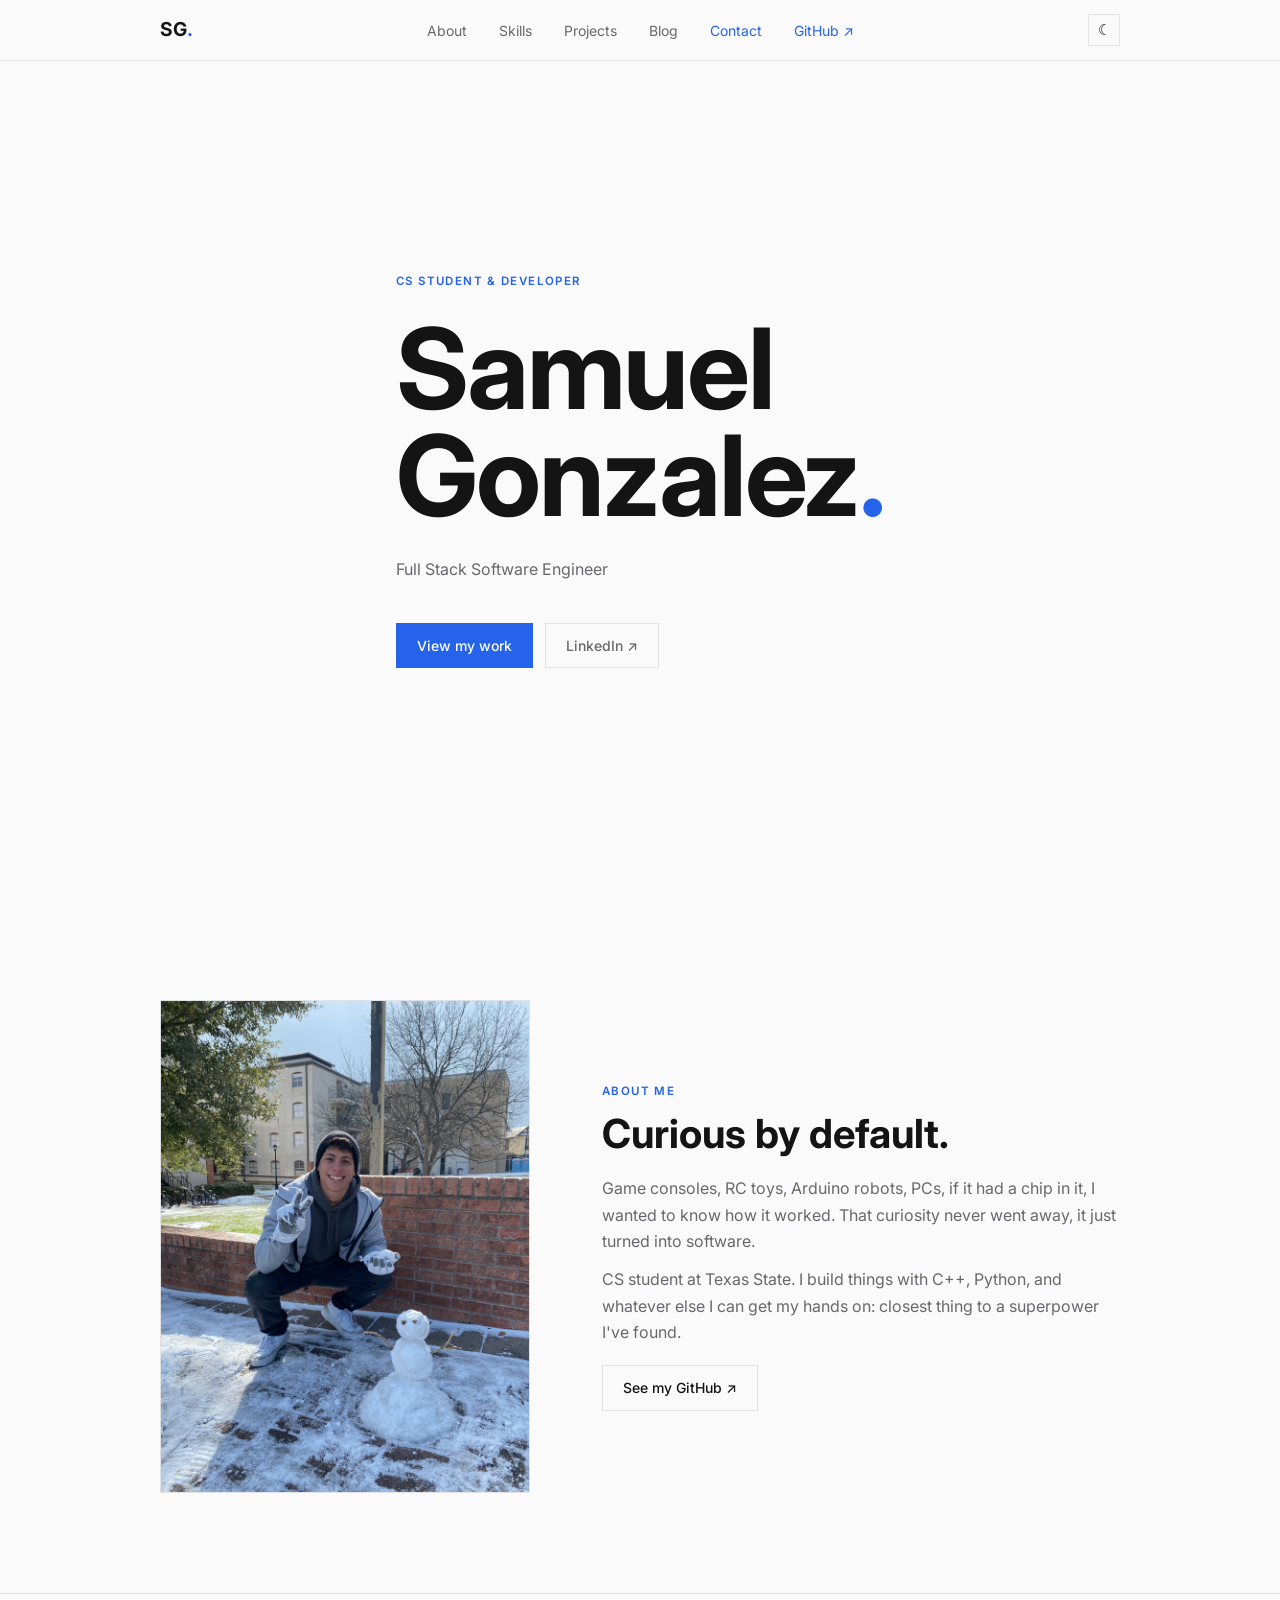
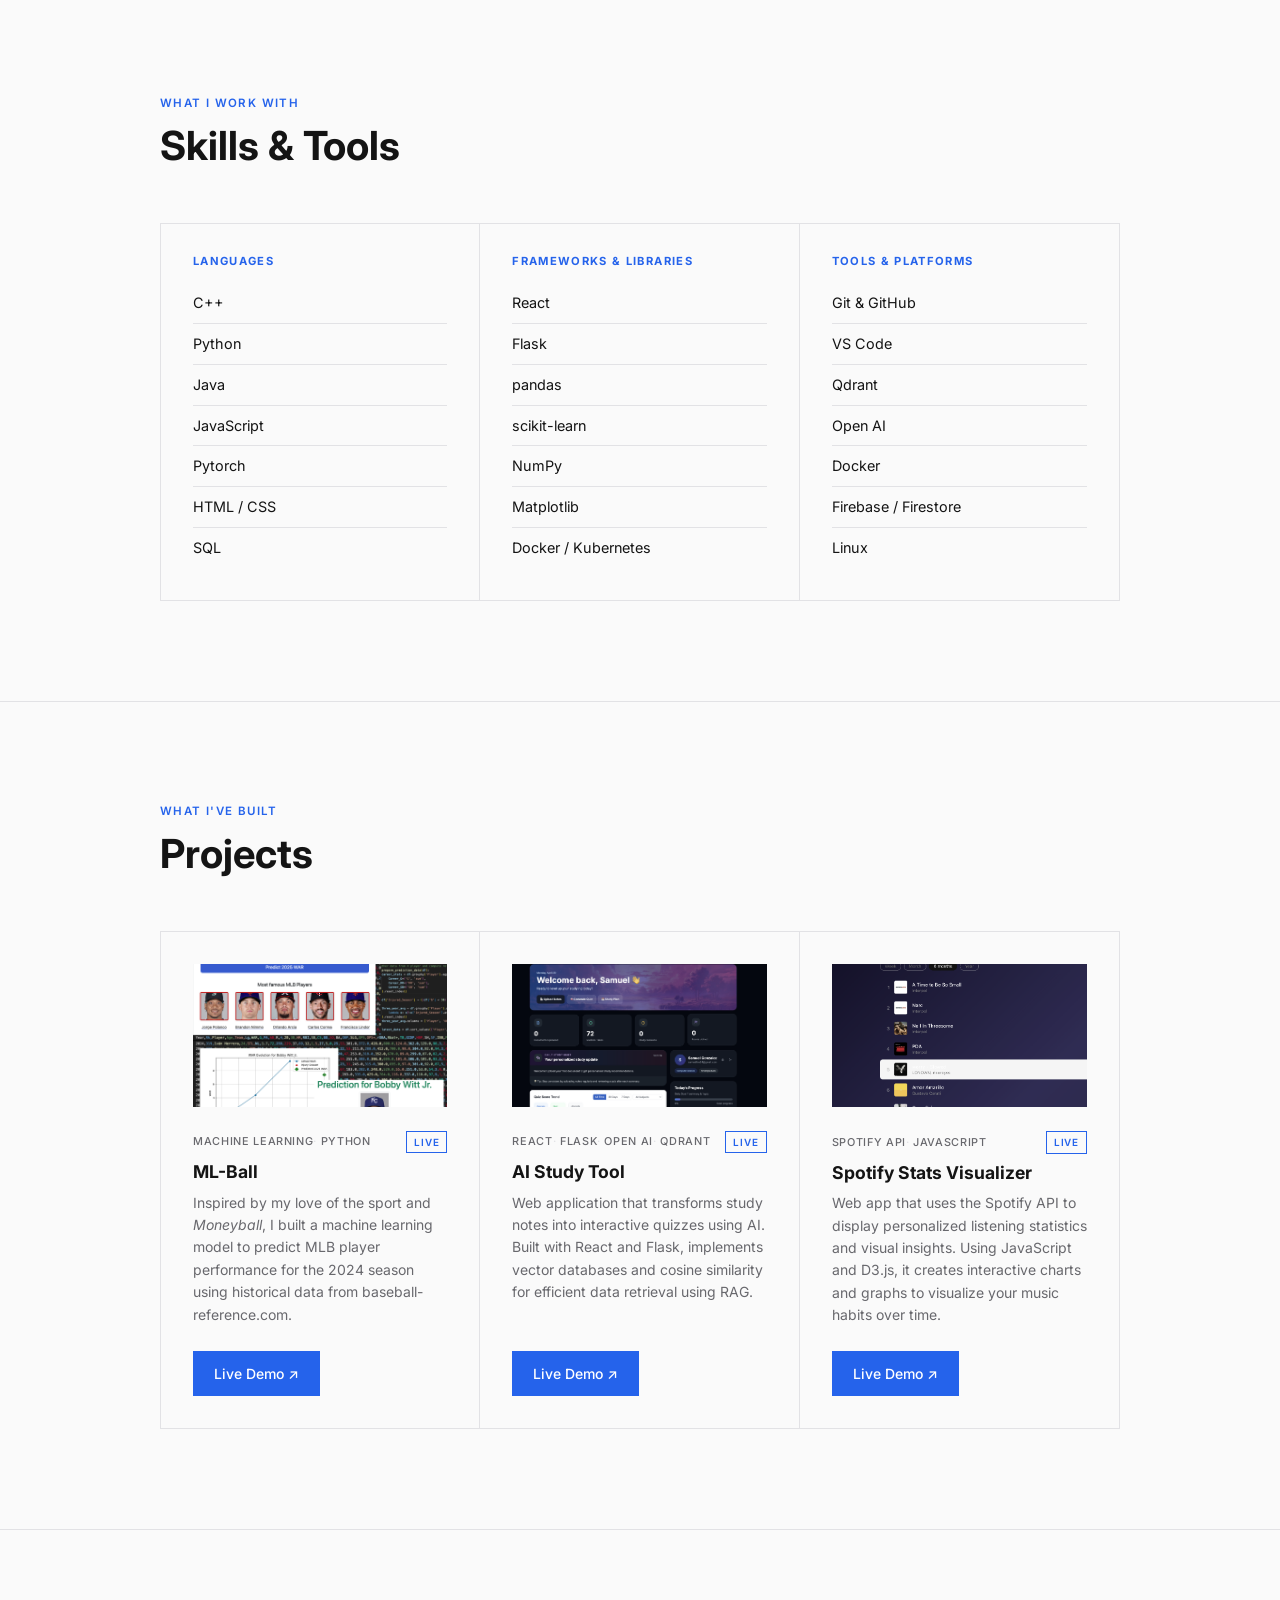
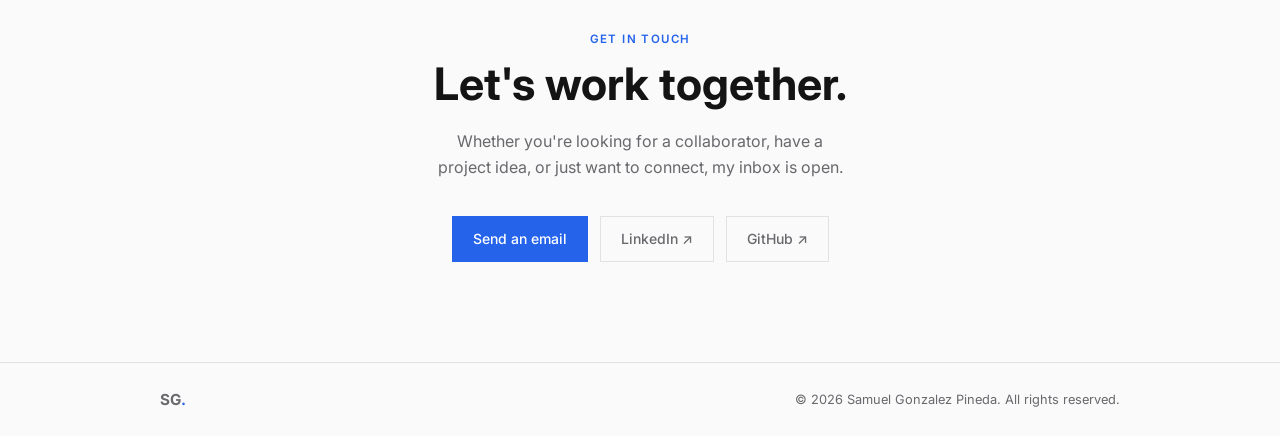
<file: index.html>
<!DOCTYPE html>
<html lang="en">
<head>
  <meta charset="UTF-8" />
  <meta name="viewport" content="width=device-width, initial-scale=1.0" />
  <meta name="description" content="Samuel Gonzalez DEV" />
  <title>Samuel Gonzalez</title>
  <link rel="preconnect" href="https://fonts.googleapis.com" />
  <link rel="preconnect" href="https://fonts.gstatic.com" crossorigin />
  <link href="https://fonts.googleapis.com/css2?family=Inter:ital,wght@0,400;0,500;0,600;0,700;1,400&display=swap" rel="stylesheet" />
  <link rel="stylesheet" href="style.css" />
  <script>
    (function () {
      var saved = localStorage.getItem("theme");
      var theme = saved || (window.matchMedia("(prefers-color-scheme: light)").matches ? "light" : "dark");
      document.documentElement.setAttribute("data-theme", theme);
    })();
  </script>
</head>
<body>

  <a href="#main-content" class="skip-link">Skip to content</a>

  <!-- HEADER / NAV -->
  <header>
    <div class="container header-inner">
      <a href="#" class="wordmark" aria-label="Samuel Gonzalez home">SG<span class="dot">.</span></a>
      <nav>
        <ul class="nav-links">
          <li><a href="#about">About</a></li>
          <li><a href="#skills">Skills</a></li>
          <li><a href="#projects">Projects</a></li>
          <li><a href="blog.html">Blog</a></li>
          <li><a href="#contact">Contact</a></li>
          <li>
            <a href="https://github.com/SamGon24" target="_blank" rel="noopener noreferrer" class="nav-external">
              GitHub ↗
            </a>
          </li>
        </ul>
      </nav>
      <button id="theme-toggle" class="theme-toggle" aria-label="Toggle dark or light mode">
        <span class="icon-light" aria-hidden="true">☀</span>
        <span class="icon-dark" aria-hidden="true">☾</span>
      </button>
      <button class="nav-toggle" aria-label="Toggle navigation" aria-expanded="false">
        <span></span><span></span>
      </button>
    </div>
  </header>

  <main id="main-content">

    <!-- HERO -->
    <section class="hero" aria-labelledby="hero-name">
      <div class="container hero-inner">
        <div class="hero-label">CS Student & Developer</div>
        <h1 id="hero-name" class="hero-name">
          Samuel<br />Gonzalez<span class="accent-dot">.</span>
        </h1>
        <p class="hero-sub">
          Full Stack Software Engineer
        </p>
        <div class="hero-cta">
          <a href="#projects" class="btn btn-primary">View my work</a>
          <a href="https://www.linkedin.com/in/samgonpin" target="_blank" rel="noopener noreferrer" class="btn btn-ghost">LinkedIn ↗</a>
        </div>
      </div>
    </section>

    <!-- ABOUT -->
    <section id="about" class="section" aria-labelledby="about-heading">
      <div class="container about-grid">
        <div class="about-img-wrap">
          <img src="IMAGES/IMG_5211.JPEG" alt="Photo of Samuel Gonzalez" class="about-photo" />
        </div>
        <div class="about-text">
          <div class="section-label">About me</div>
          <h2 id="about-heading">Curious by default.</h2>
          <p>
            Game consoles, RC toys, Arduino robots, PCs, if it had a chip in it,
            I wanted to know how it worked. That curiosity never went away,
            it just turned into software.
          </p>
          <p>
            CS student at Texas State. I build things with C++, Python, and whatever
            else I can get my hands on: closest thing to a superpower I've found.
          </p>
          <a href="https://github.com/SamGon24" target="_blank" rel="noopener noreferrer" class="btn btn-outline">
            See my GitHub ↗
          </a>
        </div>
      </div>
    </section>

    <!-- SKILLS -->
    <section id="skills" class="section section-alt" aria-labelledby="skills-heading">
      <div class="container">
        <div class="section-header">
          <div class="section-label">What I work with</div>
          <h2 id="skills-heading">Skills & Tools</h2>
        </div>
        <div class="skills-grid">
          <div class="skill-group">
            <h3 class="skill-group-title">Languages</h3>
            <ul class="skill-list">
              <li>C++</li>
              <li>Python</li>
              <li>Java</li>
              <li>JavaScript</li>
              <li>Pytorch</li>
              <li>HTML / CSS</li>
              <li>SQL</li>
            </ul>
          </div>
          <div class="skill-group">
            <h3 class="skill-group-title">Frameworks & Libraries</h3>
            <ul class="skill-list">
              <li>React</li>
              <li>Flask</li>
              <li>pandas</li>
              <li>scikit-learn</li>
              <li>NumPy</li>
              <li>Matplotlib</li>
              <li>Docker / Kubernetes</li>
            </ul>
          </div>
          <div class="skill-group">
            <h3 class="skill-group-title">Tools & Platforms</h3>
            <ul class="skill-list">
              <li>Git & GitHub</li>
              <li>VS Code</li>
              <li>Qdrant</li>
              <li>Open AI</li>
              <li>Docker</li>
              <li>Firebase / Firestore</li>
              <li>Linux</li>
            </ul>
          </div>
        </div>
      </div>
    </section>

    <!-- PROJECTS -->
    <section id="projects" class="section" aria-labelledby="projects-heading">
      <div class="container">
        <div class="section-header">
          <div class="section-label">What I've built</div>
          <h2 id="projects-heading">Projects</h2>
        </div>

        <div class="projects-grid">

          <!-- ML-Ball -->
          <div class="project-tile">
            <div class="project-img-wrap">
              <img src="IMAGES/MLB_PROJECT.png" alt="ML-Ball Project Screenshot" class="project-img" />
            </div>
            <div class="project-tile-body">
              <div class="project-meta">
                <span class="project-tag">Machine Learning</span>
                <span class="project-tag">Python</span>
                <span class="project-badge">Live</span>
              </div>
              <h3 class="project-title">ML-Ball</h3>
              <p class="project-desc">
                Inspired by my love of the sport and <em>Moneyball</em>, I built a machine learning model
                to predict MLB player performance for the 2024 season using historical data from
                baseball-reference.com.
              </p>
              <div class="project-links">
                <a href="https://war-predict.onrender.com/" target="_blank" rel="noopener noreferrer" class="btn btn-primary">
                  Live Demo ↗
                </a>
              </div>
            </div>
          </div>

          <!-- AI Study Tool -->
          <div class="project-tile">
            <div class="project-img-wrap">
              <img src="IMAGES/AI-SC.png" alt="AI Study Tool Screenshot" class="project-img" />
            </div>
            <div class="project-tile-body">
              <div class="project-meta">
                <span class="project-tag">React</span>
                <span class="project-tag">Flask</span>
                <span class="project-tag">Open AI</span>
                <span class="project-tag">QDRANT</span>
                <span class="project-badge">Live</span>
              </div>
              <h3 class="project-title">AI Study Tool</h3>
              <p class="project-desc">
                Web application that transforms study notes into interactive quizzes using AI.
                Built with React and Flask, implements vector databases and cosine similarity for efficient data retrieval using RAG.
              </p>
              <div class="project-links">
                <!-- TODO: replace # with live demo link -->
                <a href="https://aitutorproject-197c3.web.app/" target="_blank" rel="noopener noreferrer" class="btn btn-primary">
                  Live Demo ↗
                </a>
              </div>
            </div>
          </div>

          <!-- Spotify Stats Visualizer -->
          <div class="project-tile">
            <div class="project-img-wrap">
              <img src="IMAGES/SPOTIFY-SC.png" alt="Spotify Stats Visualizer Screenshot" class="project-img" />
            </div>
            <div class="project-tile-body">
              <div class="project-meta">
                <span class="project-tag">Spotify API</span>
                <span class="project-tag">JavaScript</span>
                <span class="project-badge">Live</span>
              </div>
              <h3 class="project-title">Spotify Stats Visualizer</h3>
              <p class="project-desc">
                Web app that uses the Spotify API to display personalized listening statistics
                and visual insights. Using JavaScript and D3.js, it creates interactive charts and graphs to visualize your music habits over time.
              </p>
              <div class="project-links">
                <!-- TODO: replace # with live demo link -->
                <a href="https://spotify-visualizer-ugbj.vercel.app/" target="_blank" rel="noopener noreferrer" class="btn btn-primary">
                  Live Demo ↗
                </a>
              </div>
            </div>
          </div>

        </div>
      </div>
    </section>

    <!-- CONTACT -->
    <section id="contact" class="section section-contact" aria-labelledby="contact-heading">
      <div class="container contact-inner">
        <div class="section-label">Get in touch</div>
        <h2 id="contact-heading">Let's work together.</h2>
        <p>
          Whether you're looking for a collaborator, have a project idea, or just want to connect,
          my inbox is open.
        </p>
        <div class="contact-links">
          <a href="mailto:samuelitro24@gmail.com" class="btn btn-primary">Send an email</a>
          <a href="https://www.linkedin.com/in/samgonpin/" target="_blank" rel="noopener noreferrer" class="btn btn-ghost">LinkedIn ↗</a>
          <a href="https://github.com/SamGon24" target="_blank" rel="noopener noreferrer" class="btn btn-ghost">GitHub ↗</a>
        </div>
      </div>
    </section>

  </main>

  <footer>
    <div class="container footer-inner">
      <span class="footer-wordmark">SG<span class="dot">.</span></span>
      <p>© 2026 Samuel Gonzalez Pineda. All rights reserved.</p>
    </div>
  </footer>

  <button id="back-to-top" aria-label="Back to top">↑</button>

  <script src="script.js"></script>
</body>
</html>
</file>
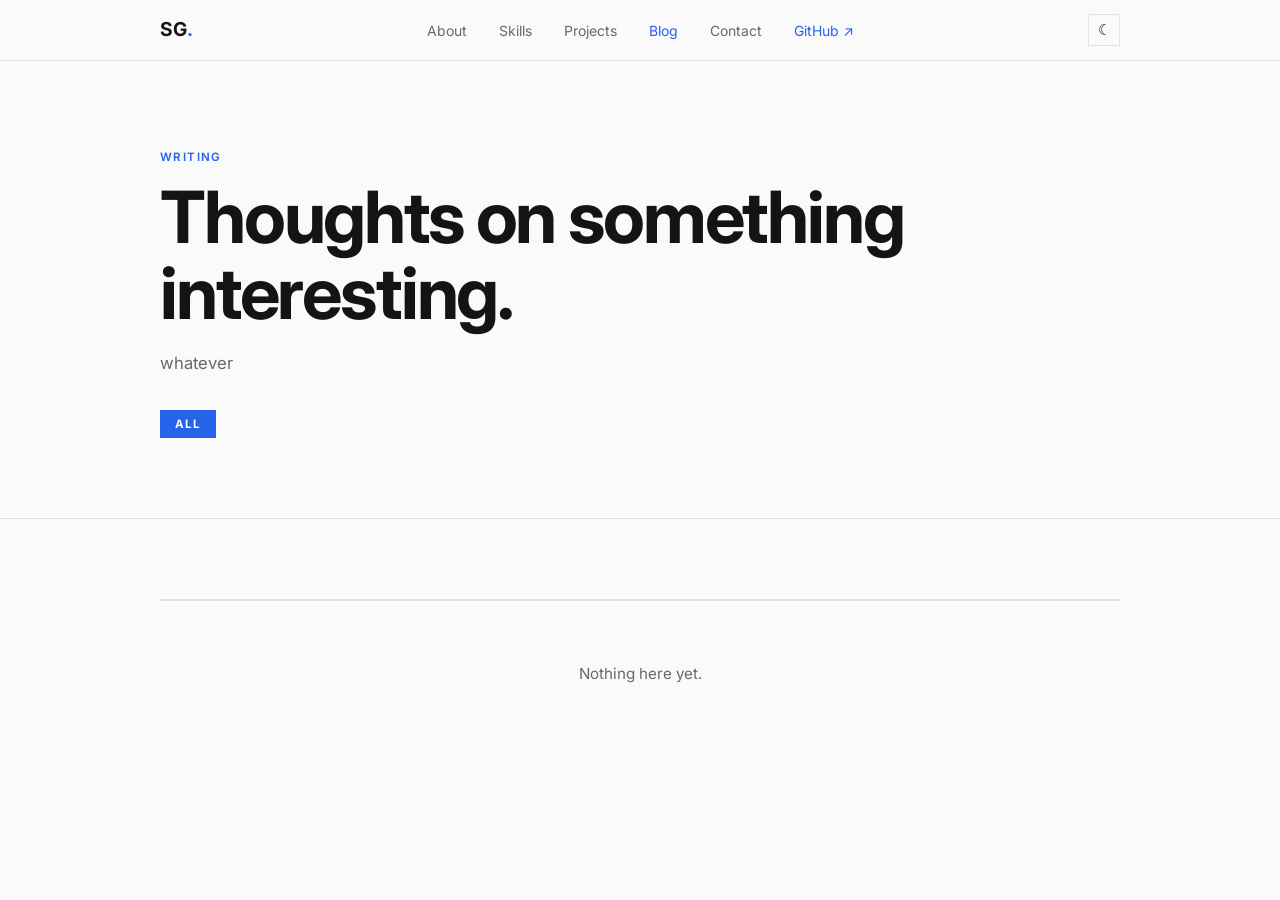
<file: blog.html>
<!DOCTYPE html>
<html lang="en">
<head>
  <meta charset="UTF-8" />
  <meta name="viewport" content="width=device-width, initial-scale=1.0" />
  <meta name="description" content="blob, eventually will write something here idk" />
  <title>Blog - Samuel Gonzalez</title>
  <link rel="preconnect" href="https://fonts.googleapis.com" />
  <link rel="preconnect" href="https://fonts.gstatic.com" crossorigin />
  <link href="https://fonts.googleapis.com/css2?family=Inter:ital,wght@0,400;0,500;0,600;0,700;1,400&display=swap" rel="stylesheet" />
  <link rel="stylesheet" href="style.css" />
  <link rel="stylesheet" href="blog.css" />
  <script>
    (function () {
      var saved = localStorage.getItem("theme");
      var theme = saved || (window.matchMedia("(prefers-color-scheme: light)").matches ? "light" : "dark");
      document.documentElement.setAttribute("data-theme", theme);
    })();
  </script>
</head>
<body>

  <a href="#main-content" class="skip-link">Skip to content</a>

  <!-- HEADER -->
  <header>
    <div class="container header-inner">
      <a href="index.html" class="wordmark" aria-label="Samuel Gonzalez home">SG<span class="dot">.</span></a>
      <nav>
        <ul class="nav-links">
          <li><a href="index.html#about">About</a></li>
          <li><a href="index.html#skills">Skills</a></li>
          <li><a href="index.html#projects">Projects</a></li>
          <li><a href="blog.html" class="nav-active">Blog</a></li>
          <li><a href="index.html#contact">Contact</a></li>
          <li><a href="https://github.com/SamGon24" target="_blank" rel="noopener noreferrer" class="nav-external">GitHub ↗</a></li>
        </ul>
      </nav>
      <button id="theme-toggle" class="theme-toggle" aria-label="Toggle dark or light mode">
        <span class="icon-light" aria-hidden="true">☀</span>
        <span class="icon-dark" aria-hidden="true">☾</span>
      </button>
      <button class="nav-toggle" aria-label="Toggle navigation" aria-expanded="false">
        <span></span><span></span>
      </button>
    </div>
  </header>

  <main id="main-content">

    <!-- BLOG HERO -->
    <section class="blog-hero">
      <div class="container">
        <div class="section-label">Writing</div>
        <h1 class="blog-hero-title">
          Thoughts on something interesting.</span>
        </h1>
        <p class="blog-hero-sub">
          whatever
        </p>

        <!-- Tag filter -->
        <div class="tag-filter" id="tag-filter" role="group" aria-label="Filter by topic">
          <button class="tag-btn active" data-tag="all">All</button>
        </div>
      </div>
    </section>

    <!-- POST LIST -->
    <section class="blog-list-section">
      <div class="container">
        <div id="posts-grid" class="posts-grid">
          <!-- injected by JS -->
        </div>
        <div id="posts-empty" class="posts-empty" hidden>
          <span>Nothing here yet.</span>
        </div>
      </div>
    </section>

  </main>

  <!-- POST MODAL (reading view) -->
  <div id="post-modal" class="modal" role="dialog" aria-modal="true" aria-labelledby="modal-title" hidden>
    <div class="modal-backdrop"></div>
    <div class="modal-panel">
      <button class="modal-close" aria-label="Close post">✕</button>
      <div class="modal-meta">
        <span id="modal-date" class="modal-date"></span>
        <div id="modal-tags" class="modal-tags"></div>
      </div>
      <h2 id="modal-title" class="modal-title"></h2>
      <div id="modal-body" class="modal-body"></div>
    </div>
  </div>

  <button id="back-to-top" aria-label="Back to top">↑</button>

  <script src="script.js"></script>
  <script src="blog.js"></script>
</body>
</html>
</file>
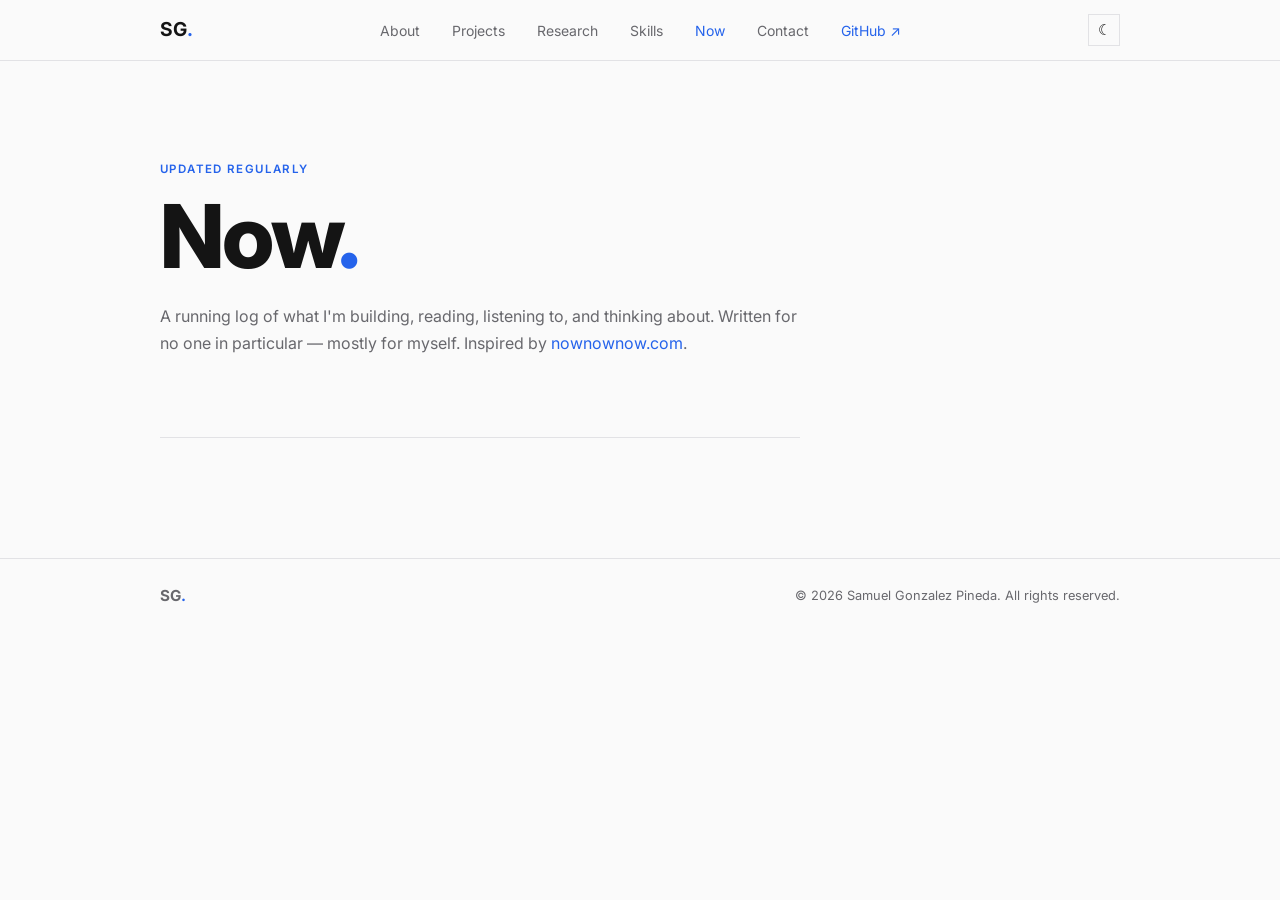
<file: now.html>
<!DOCTYPE html>
<html lang="en">
<head>
  <meta charset="UTF-8" />
  <meta name="viewport" content="width=device-width, initial-scale=1.0" />
  <meta name="description" content="What Samuel Gonzalez is up to right now." />
  <title>Now — Samuel Gonzalez</title>
  <link rel="preconnect" href="https://fonts.googleapis.com" />
  <link rel="preconnect" href="https://fonts.gstatic.com" crossorigin />
  <link href="https://fonts.googleapis.com/css2?family=Inter:ital,wght@0,400;0,500;0,600;0,700;1,400&display=swap" rel="stylesheet" />
  <link rel="stylesheet" href="style.css" />
  <link rel="stylesheet" href="now.css" />
  <script>
    (function () {
      var saved = localStorage.getItem("theme");
      var theme = saved || (window.matchMedia("(prefers-color-scheme: light)").matches ? "light" : "dark");
      document.documentElement.setAttribute("data-theme", theme);
    })();
  </script>
</head>
<body>

  <a href="#main-content" class="skip-link">Skip to content</a>

  <!-- HEADER / NAV -->
  <header>
    <div class="container header-inner">
      <a href="index.html" class="wordmark" aria-label="Samuel Gonzalez home">SG<span class="dot">.</span></a>
      <nav>
        <ul class="nav-links">
          <li><a href="index.html#about">About</a></li>
          <li><a href="index.html#projects">Projects</a></li>
          <li><a href="index.html#research">Research</a></li>
          <li><a href="index.html#skills">Skills</a></li>
          <li><a href="now.html" aria-current="page" class="nav-external">Now</a></li>
          <li><a href="index.html#contact">Contact</a></li>
          <li>
            <a href="https://github.com/SamGon24" target="_blank" rel="noopener noreferrer" class="nav-external">
              GitHub ↗
            </a>
          </li>
        </ul>
      </nav>
      <button id="theme-toggle" class="theme-toggle" aria-label="Toggle dark or light mode">
        <span class="icon-light" aria-hidden="true">☀</span>
        <span class="icon-dark" aria-hidden="true">☾</span>
      </button>
      <button class="nav-toggle" aria-label="Toggle navigation" aria-expanded="false">
        <span></span><span></span>
      </button>
    </div>
  </header>

  <main id="main-content" class="now-page">
    <div class="container">

      <!-- PAGE HEADER -->
      <div class="now-page-header">
        <div class="section-label">Updated regularly</div>
        <h1 class="now-page-title">Now<span class="accent-dot">.</span></h1>
        <p class="now-page-desc">
          A running log of what I'm building, reading, listening to, and thinking about.
          Written for no one in particular — mostly for myself.
          Inspired by <a href="https://nownownow.com/about" target="_blank" rel="noopener noreferrer" class="now-inline-link">nownownow.com</a>.
        </p>
      </div>

      <!-- ENTRIES FEED -->
      <div class="now-feed">

        <!--
        ════════════════════════════════════════════
        HOW TO ADD A NEW ENTRY:

        1. Copy the block below (from <article> to </article>)
        2. Paste it ABOVE the previous entry (newest first)
        3. Update the date, id, and fill in only the sections
           that feel relevant — leave out any that don't apply
        4. Save the file. Done.
        ════════════════════════════════════════════

        <article class="now-entry" id="YYYY-MM">
          <div class="now-entry-date">Month YYYY</div>
          <div class="now-entry-body">

            <div class="now-field">
              <span class="now-field-label">Building</span>
              <p>...</p>
            </div>

            <div class="now-field">
              <span class="now-field-label">Reading</span>
              <p>...</p>
            </div>

            <div class="now-field">
              <span class="now-field-label">Listening</span>
              <p>...</p>
            </div>

            <div class="now-field">
              <span class="now-field-label">Watching</span>
              <p>...</p>
            </div>

            <div class="now-field">
              <span class="now-field-label">Thinking about</span>
              <p>...</p>
            </div>

            <div class="now-field">
              <span class="now-field-label">Playing</span>
              <p>...</p>
            </div>

          </div>
        </article>
        -->

      </div>
      <!-- end .now-feed -->

    </div>
  </main>

  <footer>
    <div class="container footer-inner">
      <span class="footer-wordmark">SG<span class="dot">.</span></span>
      <p>© 2026 Samuel Gonzalez Pineda. All rights reserved.</p>
    </div>
  </footer>

  <script src="now.js"></script>
</body>
</html>
</file>
<file: style.css>
/* =============================================
   TOKENS
   ============================================= */
:root {
  --bg: #0b0b0c;
  --surface: #17171a;
  --border: #2a2a2e;
  --text: #f2f2f3;
  --muted: #9a9a9f;
  --accent: #4d8dff;
  --accent-contrast: #ffffff;
  --backdrop: rgba(0, 0, 0, 0.6);
  --maxw: 1040px;
  --transition: 0.15s ease;
}

:root[data-theme="light"] {
  --bg: #fafafa;
  --surface: #ffffff;
  --border: #e2e2e5;
  --text: #141414;
  --muted: #68686d;
  --accent: #2563eb;
  --accent-contrast: #ffffff;
  --backdrop: rgba(0, 0, 0, 0.35);
}

/* =============================================
   RESET & BASE
   ============================================= */
*, *::before, *::after { box-sizing: border-box; }

body {
  font-family: 'Inter', system-ui, sans-serif;
  font-size: 1rem;
  line-height: 1.65;
  margin: 0;
  padding: 0;
  background: var(--bg);
  color: var(--text);
  overflow-x: hidden;
  transition: background var(--transition), color var(--transition);
}

img { display: block; max-width: 100%; height: auto; }
ul { list-style: none; padding: 0; margin: 0; }

/* =============================================
   TYPOGRAPHY
   ============================================= */
h1, h2, h3 {
  font-family: 'Inter', system-ui, sans-serif;
  font-weight: 700;
  line-height: 1.05;
  margin: 0;
}

h2 { font-size: clamp(1.8rem, 3.5vw, 2.5rem); }
h3 { font-size: 1.15rem; }

p { color: var(--muted); margin: 0 0 1rem 0; }
p:last-child { margin-bottom: 0; }
strong { color: var(--text); font-weight: 600; }
em { font-style: italic; color: inherit; }

/* =============================================
   LAYOUT
   ============================================= */
.container {
  max-width: var(--maxw);
  margin: 0 auto;
  padding: 0 40px;
}

.section { padding: 100px 0; }

.section-alt {
  border-top: 1px solid var(--border);
  border-bottom: 1px solid var(--border);
}

.section-header { margin-bottom: 56px; }

.section-label {
  font-size: 0.72rem;
  font-weight: 600;
  letter-spacing: 0.12em;
  text-transform: uppercase;
  color: var(--accent);
  margin-bottom: 12px;
}

/* =============================================
   SKIP LINK
   ============================================= */
.skip-link {
  position: absolute;
  left: -999px;
  top: 12px;
  background: var(--surface);
  color: var(--text);
  padding: 10px 16px;
  border: 1px solid var(--border);
  z-index: 9999;
  font-size: 0.875rem;
}
.skip-link:focus { left: 12px; }

/* =============================================
   HEADER & NAV
   ============================================= */
header {
  position: fixed;
  top: 0; left: 0; right: 0;
  z-index: 100;
  background: var(--bg);
  border-bottom: 1px solid var(--border);
  transition: background var(--transition), border-color var(--transition);
}

.header-inner {
  display: flex;
  align-items: center;
  justify-content: space-between;
  height: 60px;
  gap: 20px;
}

.wordmark {
  font-family: 'Inter', system-ui, sans-serif;
  font-size: 1.2rem;
  font-weight: 700;
  color: var(--text);
  text-decoration: none;
}
.wordmark:hover { color: var(--accent); }
.dot { color: var(--accent); }

.nav-links {
  display: flex;
  align-items: center;
  gap: 32px;
}

nav a {
  color: var(--muted);
  text-decoration: none;
  font-size: 0.875rem;
  transition: color var(--transition);
}
nav a:hover { color: var(--accent); }
.nav-external { color: var(--accent) !important; }
nav a[aria-current="page"] { color: var(--accent); }

.nav-toggle {
  display: none;
  flex-direction: column;
  gap: 5px;
  background: none;
  border: none;
  cursor: pointer;
  padding: 4px;
}
.nav-toggle span {
  display: block;
  width: 20px;
  height: 1.5px;
  background: var(--text);
}
.nav-toggle[aria-expanded="true"] span:first-child {
  transform: translateY(6.5px) rotate(45deg);
}
.nav-toggle[aria-expanded="true"] span:last-child {
  transform: translateY(-6.5px) rotate(-45deg);
}

/* =============================================
   THEME TOGGLE
   ============================================= */
.theme-toggle {
  display: inline-flex;
  align-items: center;
  justify-content: center;
  width: 32px;
  height: 32px;
  background: transparent;
  border: 1px solid var(--border);
  color: var(--text);
  cursor: pointer;
  font-size: 0.95rem;
  line-height: 1;
  transition: border-color var(--transition), color var(--transition);
}
.theme-toggle:hover { border-color: var(--muted); }
.theme-toggle .icon-dark { display: none; }
:root[data-theme="light"] .theme-toggle .icon-light { display: none; }
:root[data-theme="light"] .theme-toggle .icon-dark { display: inline; }

/* =============================================
   FOCUS
   ============================================= */
a:focus-visible, button:focus-visible {
  outline: 1px solid var(--accent);
  outline-offset: 3px;
}

/* =============================================
   BUTTONS
   ============================================= */
.btn {
  display: inline-flex;
  align-items: center;
  gap: 6px;
  padding: 10px 20px;
  font-family: 'Inter', system-ui, sans-serif;
  font-size: 0.875rem;
  font-weight: 500;
  text-decoration: none;
  cursor: pointer;
  white-space: nowrap;
  border: 1px solid var(--border);
  transition: opacity var(--transition), border-color var(--transition), color var(--transition), background var(--transition);
}

.btn-primary {
  background: var(--accent);
  color: var(--accent-contrast);
  border-color: var(--accent);
}
.btn-primary:hover { opacity: 0.85; }

.btn-ghost {
  background: transparent;
  color: var(--muted);
}
.btn-ghost:hover { color: var(--text); border-color: var(--muted); }

.btn-outline {
  background: transparent;
  color: var(--text);
}
.btn-outline:hover { opacity: 0.6; }

/* =============================================
   HERO
   ============================================= */
.hero {
  min-height: 100svh;
  display: flex;
  align-items: center;
  padding: 120px 0 80px;
}

.hero-label {
  font-size: 0.72rem;
  font-weight: 600;
  letter-spacing: 0.12em;
  text-transform: uppercase;
  color: var(--accent);
  margin-bottom: 24px;
}

.hero-name {
  font-size: clamp(3rem, 9vw, 7rem);
  font-weight: 700;
  line-height: 0.95;
  letter-spacing: -0.02em;
  color: var(--text);
  margin-bottom: 28px;
}

.accent-dot { color: var(--accent); }

.hero-sub {
  font-size: 1rem;
  color: var(--muted);
  max-width: 420px;
  margin-bottom: 40px;
}

.hero-cta {
  display: flex;
  gap: 12px;
  flex-wrap: wrap;
}

/* =============================================
   ABOUT
   ============================================= */
.about-grid {
  display: grid;
  grid-template-columns: 1fr 1.4fr;
  gap: 72px;
  align-items: center;
}

.about-photo {
  width: 100%;
  max-width: 400px;
  filter: grayscale(15%);
  border: 1px solid var(--border);
}

.about-text h2 { margin: 12px 0 20px; }
.about-text p { margin-bottom: 12px; }
.about-text .btn { margin-top: 8px; }

/* =============================================
   SKILLS
   ============================================= */
.skills-grid {
  display: grid;
  grid-template-columns: repeat(3, 1fr);
  gap: 0;
  border: 1px solid var(--border);
}

.skill-group {
  padding: 32px;
  border-right: 1px solid var(--border);
}
.skill-group:last-child { border-right: none; }

.skill-group-title {
  font-family: 'Inter', system-ui, sans-serif;
  font-size: 0.7rem;
  font-weight: 700;
  letter-spacing: 0.12em;
  text-transform: uppercase;
  color: var(--accent);
  margin: 0 0 16px;
}

.skill-list { display: flex; flex-direction: column; }

.skill-list li {
  color: var(--text);
  font-size: 0.9rem;
  padding: 8px 0;
  border-bottom: 1px solid var(--border);
}
.skill-list li:last-child { border-bottom: none; }

/* =============================================
   PROJECTS
   ============================================= */
.projects-grid {
  display: grid;
  grid-template-columns: repeat(3, 1fr);
  border: 1px solid var(--border);
}

.project-tile {
  display: flex;
  flex-direction: column;
  padding: 32px;
  border-right: 1px solid var(--border);
  border-bottom: 1px solid var(--border);
  position: relative;
}

.project-tile:hover {
  background: var(--surface);
}

/* Remove right border on every 3rd tile */
.project-tile:nth-child(3n) {
  border-right: none;
}

/* Remove bottom border on last row */
.project-tile:nth-last-child(-n+3):nth-child(3n+1),
.project-tile:nth-last-child(-n+3):nth-child(3n+1) ~ .project-tile {
  border-bottom: none;
}

.project-img-wrap {
  position: relative;
  overflow: hidden;
  width: 100%;
  aspect-ratio: 16 / 9;
  margin-bottom: 24px;
  background: var(--border);
}

.project-img {
  width: 100%;
  height: 100%;
  object-fit: cover;
  display: block;
  filter: grayscale(30%);
}

.project-tile:hover .project-img { filter: grayscale(0%); }

.project-tile-body {
  display: flex;
  flex-direction: column;
  flex: 1;
}

.project-meta {
  display: flex;
  flex-wrap: wrap;
  gap: 0;
  margin-bottom: 10px;
  align-items: center;
}

.project-tag {
  font-size: 0.68rem;
  font-weight: 500;
  letter-spacing: 0.06em;
  text-transform: uppercase;
  color: var(--muted);
}

.project-tag + .project-tag::before {
  content: ' · ';
  color: var(--border);
}

.project-badge {
  font-size: 0.62rem;
  font-weight: 600;
  letter-spacing: 0.08em;
  text-transform: uppercase;
  color: var(--accent);
  border: 1px solid var(--accent);
  padding: 2px 7px;
  margin-left: auto;
}

.project-title {
  font-size: 1.1rem;
  color: var(--text);
  margin: 0 0 10px;
}

.project-desc {
  color: var(--muted);
  font-size: 0.875rem;
  margin: 0;
  flex: 1;
  line-height: 1.6;
}

.project-links { margin-top: 24px; }

/* =============================================
   ZONE DIVIDERS
   ============================================= */
.zone-divider {
  display: flex;
  align-items: center;
  gap: 20px;
  padding: 0 40px;
  max-width: var(--maxw);
  margin: 0 auto;
}

.zone-divider::before,
.zone-divider::after {
  content: '';
  flex: 1;
  height: 1px;
  background: var(--border);
}

.zone-label {
  font-size: 0.65rem;
  font-weight: 700;
  letter-spacing: 0.18em;
  text-transform: uppercase;
  color: var(--muted);
  white-space: nowrap;
}

/* =============================================
   RESEARCH
   ============================================= */
.research-grid {
  display: flex;
  flex-direction: column;
  gap: 0;
  border: 1px solid var(--border);
}

.research-item {
  padding: 36px 40px;
  border-bottom: 1px solid var(--border);
}
.research-item:last-child { border-bottom: none; }

.research-header {
  display: flex;
  align-items: flex-start;
  justify-content: space-between;
  gap: 16px;
  margin-bottom: 14px;
}

.research-org {
  font-size: 0.75rem;
  font-weight: 500;
  letter-spacing: 0.06em;
  text-transform: uppercase;
  color: var(--muted);
  margin-bottom: 4px;
}

.research-title {
  font-size: 1.15rem;
  color: var(--text);
  margin: 0;
}

.research-badge {
  font-size: 0.62rem;
  font-weight: 600;
  letter-spacing: 0.08em;
  text-transform: uppercase;
  color: var(--accent);
  border: 1px solid var(--accent);
  padding: 3px 8px;
  white-space: nowrap;
  flex-shrink: 0;
}

.research-desc {
  color: var(--muted);
  font-size: 0.9rem;
  margin: 0 0 16px;
  max-width: 680px;
}

.research-meta {
  display: flex;
  gap: 8px;
  flex-wrap: wrap;
}

.research-tag {
  font-size: 0.68rem;
  font-weight: 500;
  letter-spacing: 0.06em;
  text-transform: uppercase;
  color: var(--muted);
  border: 1px solid var(--border);
  padding: 3px 8px;
}

/* =============================================
   PROJECT PLACEHOLDER
   ============================================= */
.project-img-placeholder {
  display: flex;
  align-items: center;
  justify-content: center;
  background: var(--surface);
}

.placeholder-wordmark {
  font-family: 'Inter', system-ui, sans-serif;
  font-size: 2rem;
  font-weight: 800;
  color: var(--border);
  letter-spacing: 0.05em;
}

/* =============================================
   CONTACT
   ============================================= */
.section-contact { border-top: 1px solid var(--border); }

.contact-inner { text-align: center; }

.contact-inner h2 {
  margin: 12px 0 20px;
  font-size: clamp(1.8rem, 4vw, 2.8rem);
}

.contact-inner p {
  max-width: 420px;
  margin: 0 auto 36px;
}

.contact-links {
  display: flex;
  gap: 12px;
  justify-content: center;
  flex-wrap: wrap;
}

/* =============================================
   FOOTER
   ============================================= */
footer {
  padding: 24px 0;
  border-top: 1px solid var(--border);
}

.footer-inner {
  display: flex;
  align-items: center;
  justify-content: space-between;
}

.footer-wordmark {
  font-family: 'Inter', system-ui, sans-serif;
  font-size: 0.95rem;
  font-weight: 700;
  color: var(--muted);
}

footer p {
  font-size: 0.8rem;
  color: var(--muted);
  margin: 0;
}

/* =============================================
   BACK TO TOP
   ============================================= */
#back-to-top {
  position: fixed;
  bottom: 28px;
  right: 28px;
  width: 40px;
  height: 40px;
  background: var(--bg);
  color: var(--muted);
  border: 1px solid var(--border);
  font-size: 1rem;
  cursor: pointer;
  display: none;
  z-index: 200;
  transition: color var(--transition), border-color var(--transition);
}
#back-to-top:hover { color: var(--text); border-color: var(--muted); }

/* =============================================
   RESPONSIVE
   ============================================= */
@media (max-width: 900px) {
  .about-grid { grid-template-columns: 1fr; gap: 40px; }
  .about-photo { max-width: 280px; margin: 0 auto; }
  .skills-grid { grid-template-columns: 1fr; }
  .skill-group { border-right: none; border-bottom: 1px solid var(--border); }
  .skill-group:last-child { border-bottom: none; }
  .projects-grid { grid-template-columns: repeat(2, 1fr); }
  .project-tile:nth-child(3n) { border-right: 1px solid var(--border); }
  .project-tile:nth-child(2n) { border-right: none; }
  .project-tile:nth-last-child(-n+3):nth-child(3n+1),
  .project-tile:nth-last-child(-n+3):nth-child(3n+1) ~ .project-tile { border-bottom: 1px solid var(--border); }
  .project-tile:nth-last-child(-n+2):nth-child(2n+1),
  .project-tile:nth-last-child(-n+2):nth-child(2n+1) ~ .project-tile { border-bottom: none; }
  .research-header { flex-direction: column; gap: 10px; }
  .footer-inner { flex-direction: column; gap: 8px; text-align: center; }
}

@media (max-width: 640px) {
  .container { padding: 0 24px; }
  .section { padding: 72px 0; }
  nav {
    display: none;
    position: fixed;
    inset: 60px 0 0 0;
    background: var(--bg);
    flex-direction: column;
    align-items: center;
    justify-content: center;
    gap: 40px;
    z-index: 99;
    border-top: 1px solid var(--border);
  }
  nav.open { display: flex; }
  .nav-links { flex-direction: column; align-items: center; gap: 28px; }
  nav a { font-size: 1.1rem; }
  .nav-toggle { display: flex; }
  .hero-name { font-size: clamp(2.8rem, 14vw, 4.5rem); }
  .hero-cta { flex-direction: column; }
  .projects-grid { grid-template-columns: 1fr; }
  .project-tile { border-right: none !important; }
  .project-tile:last-child { border-bottom: none; }
  .research-item { padding: 28px 24px; }
  .zone-divider { padding: 0 24px; }
  .contact-links { flex-direction: column; align-items: center; }
}

@media (prefers-reduced-motion: reduce) {
  *, *::before, *::after { transition: none !important; animation: none !important; }
}
</file>
<file: blog.css>
/* =============================================
   BLOG — blog.css
   Extends style.css — do not duplicate base tokens here
   ============================================= */

/* ---- Blog Hero ---- */
.blog-hero {
  padding: 148px 0 80px;
  border-bottom: 1px solid var(--border);
}

.blog-hero-title {
  font-size: clamp(2.4rem, 6vw, 4.5rem);
  line-height: 1.05;
  letter-spacing: -0.03em;
  color: var(--text);
  margin: 12px 0 20px 0;
}

.blog-hero-sub {
  font-size: 1.05rem;
  color: var(--muted);
  max-width: 440px;
  margin-bottom: 32px;
}

/* ---- Tag filter ---- */
.tag-filter {
  display: flex;
  flex-wrap: wrap;
  gap: 10px;
}

.tag-btn {
  font-family: 'Inter', system-ui, sans-serif;
  font-size: 0.72rem;
  font-weight: 700;
  letter-spacing: 0.1em;
  text-transform: uppercase;
  padding: 6px 14px;
  border: 1px solid var(--border);
  background: transparent;
  color: var(--muted);
  cursor: pointer;
  transition: border-color var(--transition), color var(--transition), background var(--transition);
}

.tag-btn:hover {
  border-color: var(--accent);
  color: var(--accent);
}

.tag-btn.active {
  background: var(--accent);
  color: var(--accent-contrast);
  border-color: var(--accent);
}

/* ---- Post list ---- */
.blog-list-section {
  padding: 80px 0 100px 0;
}

.posts-grid {
  display: flex;
  flex-direction: column;
  border: 1px solid var(--border);
}

/* ---- Post card ---- */
.post-card {
  background: transparent;
  border: none;
  border-bottom: 1px solid var(--border);
  padding: 28px 32px;
  display: grid;
  grid-template-columns: 1fr auto;
  align-items: start;
  gap: 20px;
  cursor: pointer;
  text-align: left;
  width: 100%;
  font-family: 'Inter', system-ui, sans-serif;
  color: var(--text);
  transition: background var(--transition);
}

.posts-grid .post-card:last-child { border-bottom: none; }

.post-card:hover {
  background: var(--surface);
}

.post-card-left {
  display: flex;
  flex-direction: column;
  gap: 8px;
}

.post-card-meta {
  display: flex;
  align-items: center;
  gap: 12px;
  flex-wrap: wrap;
}

.post-card-date {
  font-size: 0.8rem;
  color: var(--muted);
  font-weight: 500;
}

.post-card-tags {
  display: flex;
  gap: 6px;
  flex-wrap: wrap;
}

.post-card-tag {
  font-family: 'Inter', system-ui, sans-serif;
  font-size: 0.62rem;
  font-weight: 600;
  letter-spacing: 0.08em;
  text-transform: uppercase;
  color: var(--accent);
  border: 1px solid var(--accent);
  padding: 2px 8px;
}

.post-card-title {
  font-family: 'Inter', system-ui, sans-serif;
  font-size: 1.25rem;
  font-weight: 700;
  color: var(--text);
  line-height: 1.2;
  margin: 0;
}

.post-card:hover .post-card-title {
  color: var(--accent);
}

.post-card-excerpt {
  font-size: 0.9rem;
  color: var(--muted);
  line-height: 1.6;
  margin: 0;
  display: -webkit-box;
  -webkit-line-clamp: 2;
  -webkit-box-orient: vertical;
  overflow: hidden;
}

.post-card-arrow {
  font-size: 1.2rem;
  color: var(--muted);
  align-self: center;
  flex-shrink: 0;
}

.post-card:hover .post-card-arrow {
  color: var(--accent);
}

/* ---- Empty state ---- */
.posts-empty {
  text-align: center;
  padding: 60px 0;
  color: var(--muted);
  font-size: 0.95rem;
}

/* ---- Active nav link ---- */
.nav-active {
  color: var(--accent) !important;
}

/* ---- Modal ---- */
.modal {
  position: fixed;
  inset: 0;
  z-index: 500;
  display: flex;
  align-items: center;
  justify-content: center;
  padding: 24px;
}

.modal[hidden] { display: none; }

.modal-backdrop {
  position: absolute;
  inset: 0;
  background: var(--backdrop);
  cursor: pointer;
}

.modal-panel {
  position: relative;
  background: var(--surface);
  border: 1px solid var(--border);
  max-width: 680px;
  width: 100%;
  max-height: 88vh;
  overflow-y: auto;
  padding: 40px;
}

.modal-close {
  position: absolute;
  top: 20px;
  right: 20px;
  background: transparent;
  border: 1px solid var(--border);
  color: var(--muted);
  width: 32px;
  height: 32px;
  font-size: 0.85rem;
  cursor: pointer;
  display: flex;
  align-items: center;
  justify-content: center;
  transition: color var(--transition), border-color var(--transition);
}

.modal-close:hover {
  color: var(--text);
  border-color: var(--muted);
}

.modal-meta {
  display: flex;
  align-items: center;
  gap: 12px;
  margin-bottom: 20px;
  flex-wrap: wrap;
}

.modal-date {
  font-size: 0.82rem;
  color: var(--muted);
  font-weight: 500;
}

.modal-tags {
  display: flex;
  gap: 6px;
  flex-wrap: wrap;
}

.modal-title {
  font-family: 'Inter', system-ui, sans-serif;
  font-size: clamp(1.5rem, 4vw, 2rem);
  font-weight: 700;
  line-height: 1.15;
  color: var(--text);
  margin: 0 0 28px 0;
}

.modal-body {
  color: var(--muted);
  font-size: 1rem;
  line-height: 1.8;
}

.modal-body p {
  margin: 0 0 20px 0;
}

/* ---- Responsive ---- */
@media (max-width: 640px) {
  .post-card {
    grid-template-columns: 1fr;
    padding: 20px 24px;
  }
  .post-card-arrow { display: none; }
  .modal-panel { padding: 24px; }
}
</file>
<file: now.css>
/* =============================================
   NOW PAGE LAYOUT
   ============================================= */
.now-page {
  padding-top: 100px;
  padding-bottom: 120px;
}

/* =============================================
   PAGE HEADER
   ============================================= */
.now-page-header {
  padding: 60px 0 80px;
  border-bottom: 1px solid var(--border);
  max-width: 640px;
}

.now-page-title {
  font-family: 'Inter', system-ui, sans-serif;
  font-size: clamp(3rem, 8vw, 5.5rem);
  font-weight: 800;
  line-height: 0.95;
  letter-spacing: -0.02em;
  color: var(--text);
  margin: 16px 0 24px;
}

.now-page-desc {
  font-size: 1rem;
  color: var(--muted);
  line-height: 1.7;
  margin: 0;
}

.now-inline-link {
  color: var(--accent);
  text-decoration: none;
  border-bottom: 1px solid transparent;
  transition: border-color var(--transition);
}
.now-inline-link:hover { border-bottom-color: var(--accent); }

/* =============================================
   FEED
   ============================================= */
.now-feed {
  padding-top: 0;
}

/* =============================================
   ENTRY
   ============================================= */
.now-entry {
  display: grid;
  grid-template-columns: 160px 1fr;
  gap: 0 60px;
  border-bottom: 1px solid var(--border);
  padding: 64px 0;
}

.now-entry:last-child {
  border-bottom: none;
}

/* DATE COLUMN */
.now-entry-date {
  font-family: 'Inter', system-ui, sans-serif;
  font-size: 0.75rem;
  font-weight: 700;
  letter-spacing: 0.1em;
  text-transform: uppercase;
  color: var(--muted);
  padding-top: 4px;
  position: sticky;
  top: 80px;
  align-self: start;
}

/* BODY COLUMN */
.now-entry-body {
  display: flex;
  flex-direction: column;
  gap: 36px;
}

/* =============================================
   FIELDS
   ============================================= */
.now-field {
  display: flex;
  flex-direction: column;
  gap: 8px;
}

.now-field-label {
  font-size: 0.68rem;
  font-weight: 700;
  letter-spacing: 0.14em;
  text-transform: uppercase;
  color: var(--accent);
}

.now-field p {
  font-size: 0.975rem;
  color: var(--muted);
  line-height: 1.75;
  margin: 0;
}

.now-field p em {
  color: var(--text);
  font-style: italic;
}

.now-field p strong {
  color: var(--text);
  font-weight: 600;
}

/* =============================================
   RESPONSIVE
   ============================================= */
@media (max-width: 700px) {
  .now-entry {
    grid-template-columns: 1fr;
    gap: 24px;
    padding: 48px 0;
  }

  .now-entry-date {
    position: static;
    font-size: 0.7rem;
  }

  .now-page-header {
    padding: 40px 0 56px;
  }

  .now-entry-body {
    gap: 28px;
  }
}
</file>
